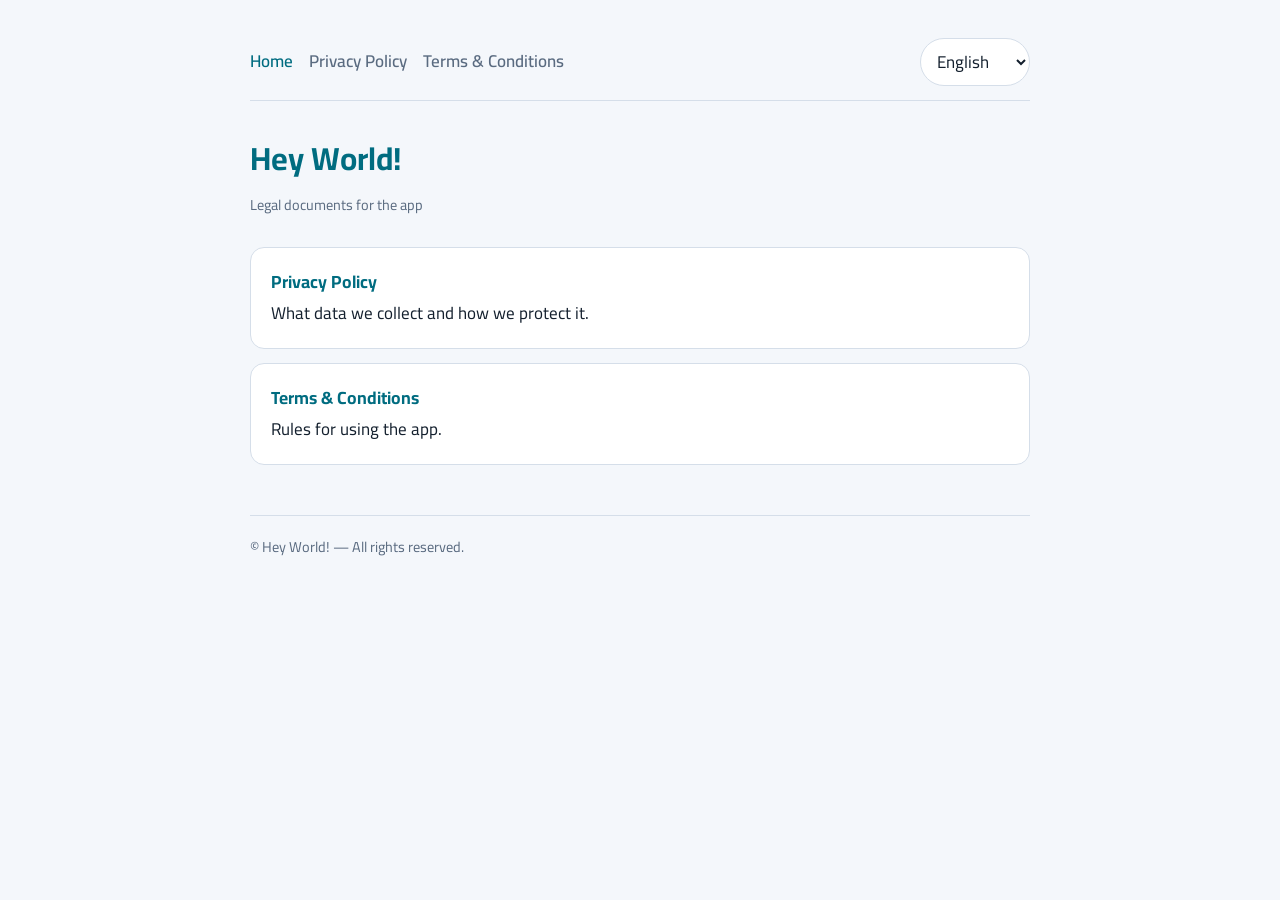
<file: index.html>
<!DOCTYPE html>
<html lang="ar" dir="rtl" data-lang="ar">
<head>
<meta charset="utf-8">
<meta name="viewport" content="width=device-width,initial-scale=1">
<title>Home | Hey World!</title>
<link rel="preconnect" href="https://fonts.googleapis.com">
<link href="https://fonts.googleapis.com/css2?family=Cairo:wght@400;600;700&display=swap" rel="stylesheet">
<link rel="stylesheet" href="style.css">
<script src="lang.js"></script>
</head>
<body><div class="wrap">
<header class="top">
<nav><a href="index.html" class="on"><span data-l="ar">الرئيسية</span><span data-l="en">Home</span><span data-l="ru">Главная</span><span data-l="ur">ہوم</span><span data-l="es">Inicio</span><span data-l="de">Startseite</span><span data-l="fr">Accueil</span><span data-l="tr">Ana Sayfa</span><span data-l="zh">首页</span><span data-l="hi">होम</span></a><a href="privacy.html" class=""><span data-l="ar">سياسة الخصوصية</span><span data-l="en">Privacy Policy</span><span data-l="ru">Политика конфиденциальности</span><span data-l="ur">پرائیویسی پالیسی</span><span data-l="es">Política de privacidad</span><span data-l="de">Datenschutzerklärung</span><span data-l="fr">Politique de confidentialité</span><span data-l="tr">Gizlilik Politikası</span><span data-l="zh">隐私政策</span><span data-l="hi">गोपनीयता नीति</span></a><a href="terms.html" class=""><span data-l="ar">الشروط والأحكام</span><span data-l="en">Terms &amp; Conditions</span><span data-l="ru">Условия использования</span><span data-l="ur">شرائط و ضوابط</span><span data-l="es">Términos y condiciones</span><span data-l="de">Nutzungsbedingungen</span><span data-l="fr">Conditions générales</span><span data-l="tr">Şartlar ve Koşullar</span><span data-l="zh">条款和条件</span><span data-l="hi">नियम और शर्तें</span></a></nav>
<div class="lang"><select id="langSel" aria-label="Language"><option value="ar">العربية</option><option value="en">English</option><option value="ru">Русский</option><option value="ur">اردو</option><option value="es">Español</option><option value="de">Deutsch</option><option value="fr">Français</option><option value="tr">Türkçe</option><option value="zh">中文</option><option value="hi">हिन्दी</option></select></div>
</header>
<section data-l="ar"><h1>Hey World!</h1><p class="date">المستندات القانونية للتطبيق</p><div class="cards">
<a href="privacy.html"><b>سياسة الخصوصية</b>ما نجمعه من بيانات وكيف نحميها.</a>
<a href="terms.html"><b>الشروط والأحكام</b>قواعد استخدام التطبيق.</a></div></section><section data-l="en"><h1>Hey World!</h1><p class="date">Legal documents for the app</p><div class="cards">
<a href="privacy.html"><b>Privacy Policy</b>What data we collect and how we protect it.</a>
<a href="terms.html"><b>Terms & Conditions</b>Rules for using the app.</a></div></section><section data-l="ru"><h1>Hey World!</h1><p class="date">Юридические документы приложения</p><div class="cards">
<a href="privacy.html"><b>Политика конфиденциальности</b>Какие данные мы собираем и как их защищаем.</a>
<a href="terms.html"><b>Условия использования</b>Правила использования приложения.</a></div></section><section data-l="ur"><h1>Hey World!</h1><p class="date">ایپ کی قانونی دستاویزات</p><div class="cards">
<a href="privacy.html"><b>پرائیویسی پالیسی</b>ہم کون سا ڈیٹا جمع کرتے ہیں اور اسے کیسے محفوظ رکھتے ہیں۔</a>
<a href="terms.html"><b>شرائط و ضوابط</b>ایپ کے استعمال کے اصول۔</a></div></section><section data-l="es"><h1>Hey World!</h1><p class="date">Documentos legales de la aplicación</p><div class="cards">
<a href="privacy.html"><b>Política de privacidad</b>Qué datos recopilamos y cómo los protegemos.</a>
<a href="terms.html"><b>Términos y condiciones</b>Normas de uso de la aplicación.</a></div></section><section data-l="de"><h1>Hey World!</h1><p class="date">Rechtliche Dokumente der App</p><div class="cards">
<a href="privacy.html"><b>Datenschutzerklärung</b>Welche Daten wir erheben und wie wir sie schützen.</a>
<a href="terms.html"><b>Nutzungsbedingungen</b>Regeln für die Nutzung der App.</a></div></section><section data-l="fr"><h1>Hey World!</h1><p class="date">Documents juridiques de l'application</p><div class="cards">
<a href="privacy.html"><b>Politique de confidentialité</b>Les données que nous collectons et comment nous les protégeons.</a>
<a href="terms.html"><b>Conditions générales</b>Règles d'utilisation de l'application.</a></div></section><section data-l="tr"><h1>Hey World!</h1><p class="date">Uygulamanın yasal belgeleri</p><div class="cards">
<a href="privacy.html"><b>Gizlilik Politikası</b>Hangi verileri topluyoruz ve nasıl koruyoruz.</a>
<a href="terms.html"><b>Şartlar ve Koşullar</b>Uygulamayı kullanma kuralları.</a></div></section><section data-l="zh"><h1>Hey World!</h1><p class="date">应用法律文件</p><div class="cards">
<a href="privacy.html"><b>隐私政策</b>我们收集哪些数据以及如何保护。</a>
<a href="terms.html"><b>条款和条件</b>应用使用规则。</a></div></section><section data-l="hi"><h1>Hey World!</h1><p class="date">ऐप के कानूनी दस्तावेज़</p><div class="cards">
<a href="privacy.html"><b>गोपनीयता नीति</b>हम कौन-सा डेटा एकत्र करते हैं और उसे कैसे सुरक्षित रखते हैं।</a>
<a href="terms.html"><b>नियम और शर्तें</b>ऐप के उपयोग के नियम।</a></div></section>
<footer><span data-l="ar">© Hey World! — جميع الحقوق محفوظة.</span><span data-l="en">© Hey World! — All rights reserved.</span><span data-l="ru">© Hey World! — Все права защищены.</span><span data-l="ur">© Hey World! — جملہ حقوق محفوظ ہیں۔</span><span data-l="es">© Hey World! — Todos los derechos reservados.</span><span data-l="de">© Hey World! — Alle Rechte vorbehalten.</span><span data-l="fr">© Hey World! — Tous droits réservés.</span><span data-l="tr">© Hey World! — Tüm hakları saklıdır.</span><span data-l="zh">© Hey World! — 保留所有权利。</span><span data-l="hi">© Hey World! — सर्वाधिकार सुरक्षित।</span></footer>
</div></body></html>
</file>
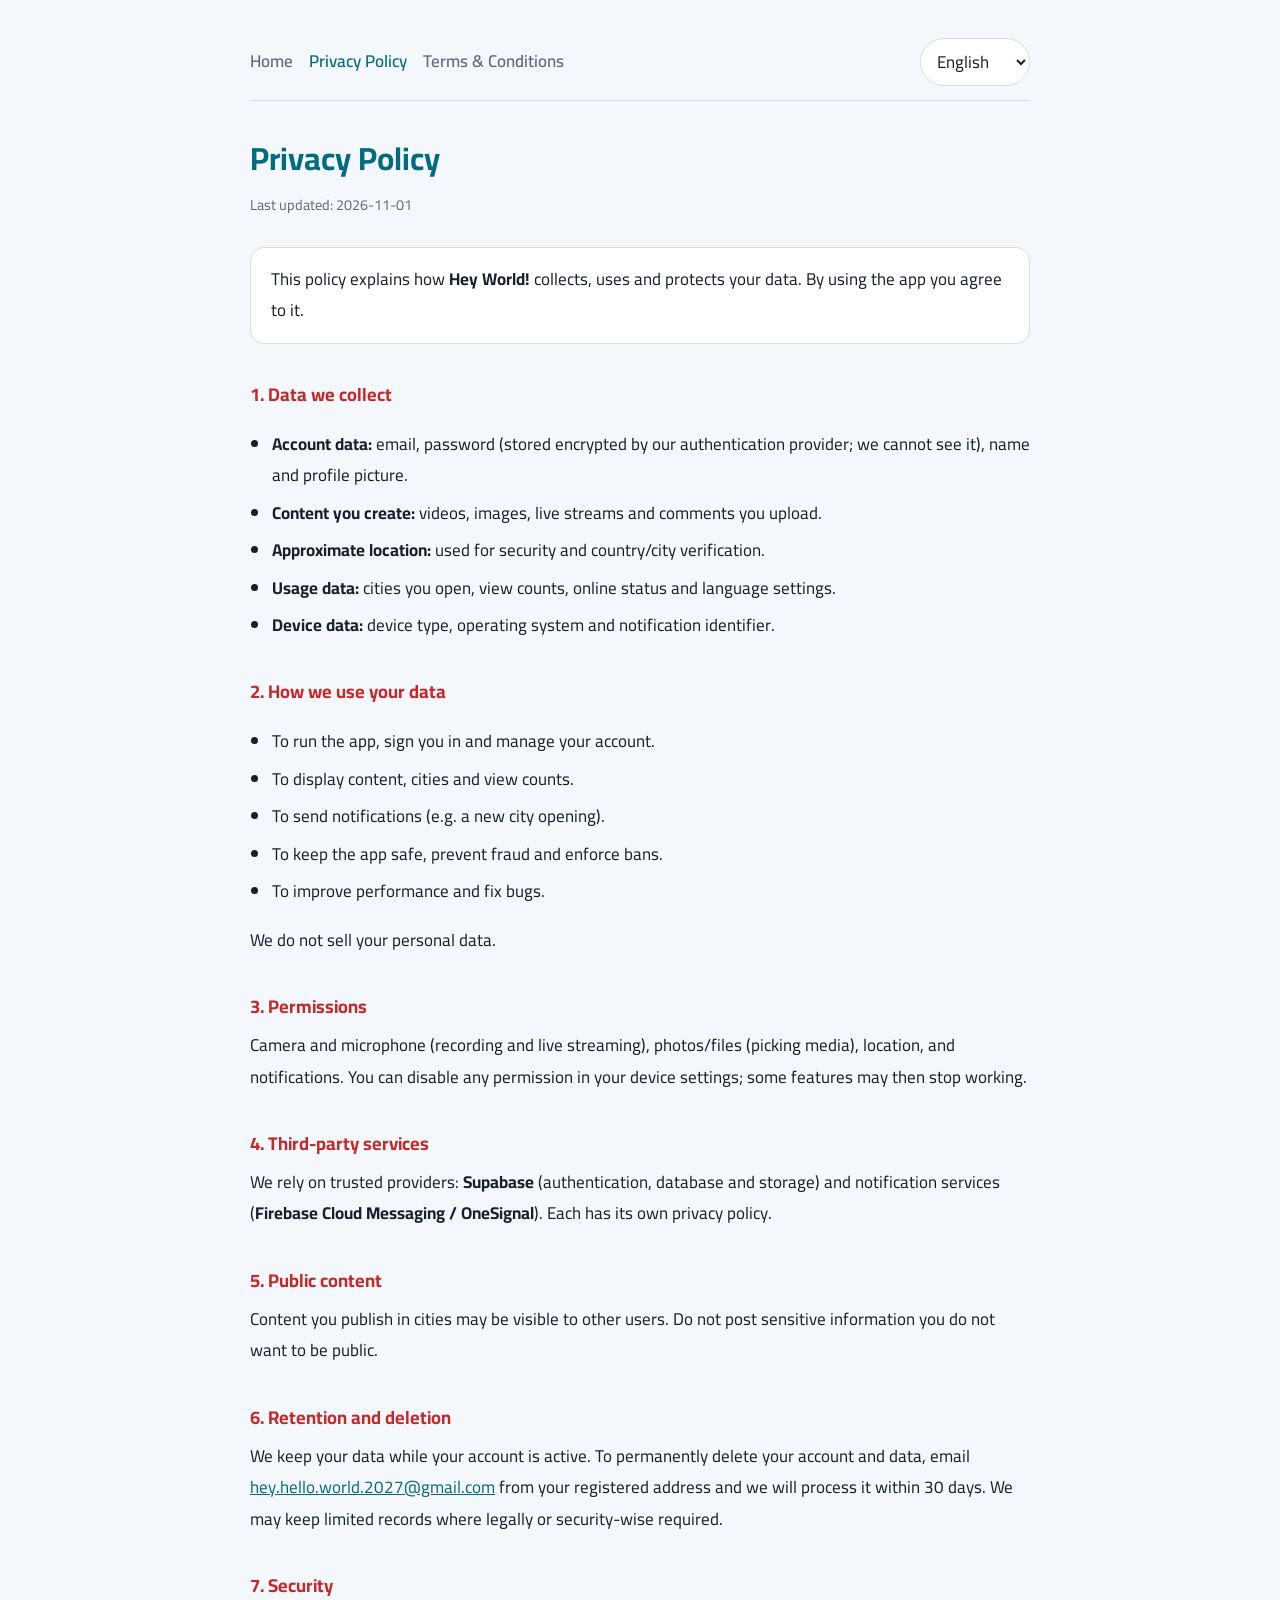
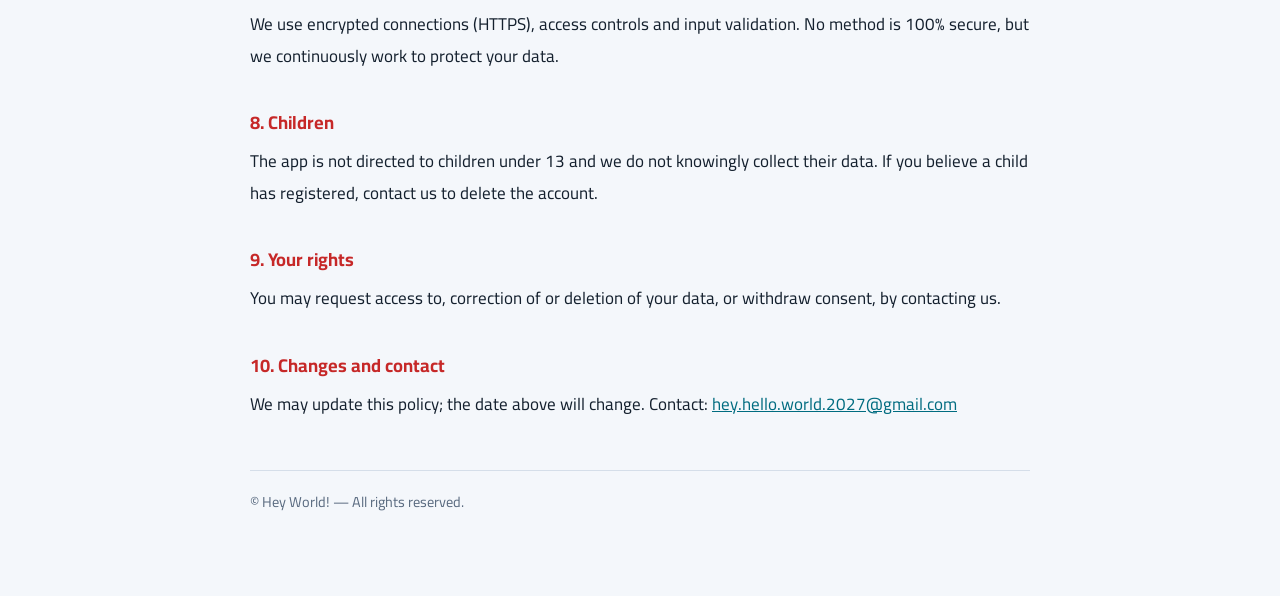
<file: privacy.html>
<!DOCTYPE html>
<html lang="ar" dir="rtl" data-lang="ar">
<head>
<meta charset="utf-8">
<meta name="viewport" content="width=device-width,initial-scale=1">
<title>Privacy Policy | Hey World!</title>
<link rel="preconnect" href="https://fonts.googleapis.com">
<link href="https://fonts.googleapis.com/css2?family=Cairo:wght@400;600;700&display=swap" rel="stylesheet">
<link rel="stylesheet" href="style.css">
<script src="lang.js"></script>
</head>
<body><div class="wrap">
<header class="top">
<nav><a href="index.html" class=""><span data-l="ar">الرئيسية</span><span data-l="en">Home</span><span data-l="ru">Главная</span><span data-l="ur">ہوم</span><span data-l="es">Inicio</span><span data-l="de">Startseite</span><span data-l="fr">Accueil</span><span data-l="tr">Ana Sayfa</span><span data-l="zh">首页</span><span data-l="hi">होम</span></a><a href="privacy.html" class="on"><span data-l="ar">سياسة الخصوصية</span><span data-l="en">Privacy Policy</span><span data-l="ru">Политика конфиденциальности</span><span data-l="ur">پرائیویسی پالیسی</span><span data-l="es">Política de privacidad</span><span data-l="de">Datenschutzerklärung</span><span data-l="fr">Politique de confidentialité</span><span data-l="tr">Gizlilik Politikası</span><span data-l="zh">隐私政策</span><span data-l="hi">गोपनीयता नीति</span></a><a href="terms.html" class=""><span data-l="ar">الشروط والأحكام</span><span data-l="en">Terms &amp; Conditions</span><span data-l="ru">Условия использования</span><span data-l="ur">شرائط و ضوابط</span><span data-l="es">Términos y condiciones</span><span data-l="de">Nutzungsbedingungen</span><span data-l="fr">Conditions générales</span><span data-l="tr">Şartlar ve Koşullar</span><span data-l="zh">条款和条件</span><span data-l="hi">नियम और शर्तें</span></a></nav>
<div class="lang"><select id="langSel" aria-label="Language"><option value="ar">العربية</option><option value="en">English</option><option value="ru">Русский</option><option value="ur">اردو</option><option value="es">Español</option><option value="de">Deutsch</option><option value="fr">Français</option><option value="tr">Türkçe</option><option value="zh">中文</option><option value="hi">हिन्दी</option></select></div>
</header>
<section data-l="ar"><h1>سياسة الخصوصية</h1><p class="date">آخر تحديث: 2026-11-01</p><div class="box">توضح هذه السياسة كيف يجمع تطبيق <b>Hey World!</b> بياناتك ويستخدمها ويحميها. باستخدامك التطبيق فإنك توافق على ما ورد هنا.</div><h2>1. البيانات التي نجمعها</h2><ul><li><b>بيانات الحساب:</b> البريد الإلكتروني، كلمة المرور (تُخزَّن مشفّرة لدى مزوّد المصادقة ولا نراها)، الاسم، والصورة الشخصية.</li><li><b>المحتوى الذي تنشئه:</b> الفيديوهات والصور والبثوث المباشرة والتعليقات التي ترفعها.</li><li><b>الموقع الجغرافي التقريبي:</b> لأغراض الأمان والتحقق من الدولة/المدينة.</li><li><b>بيانات الاستخدام:</b> المدن التي تدخل إليها، عدد المشاهدات، حالة الاتصال، وإعدادات اللغة.</li><li><b>بيانات الجهاز:</b> نوع الجهاز ونظام التشغيل ومعرّف الإشعارات.</li></ul><h2>2. كيف نستخدم بياناتك</h2><ul><li>تشغيل التطبيق وتسجيل الدخول وإدارة حسابك.</li><li>عرض المحتوى والمدن والمشاهدات.</li><li>إرسال الإشعارات (مثل فتح مدينة جديدة).</li><li>حماية التطبيق ومنع الاحتيال والمخالفات وتطبيق الحظر.</li><li>تحسين الأداء وإصلاح الأخطاء.</li></ul><p>لا نبيع بياناتك الشخصية لأي طرف.</p><h2>3. الأذونات التي يطلبها التطبيق</h2><p>الكاميرا والميكروفون (للتصوير والبث)، الصور/الملفات (لاختيار صورة أو فيديو)، الموقع، والإشعارات. يمكنك إيقاف أي إذن من إعدادات جهازك، وقد تتوقف بعض الميزات عندها.</p><h2>4. الخدمات الخارجية</h2><p>نستخدم مزوّدين موثوقين لتشغيل التطبيق: <b>Supabase</b> (المصادقة وقاعدة البيانات والتخزين)، وخدمات الإشعارات (<b>Firebase Cloud Messaging / OneSignal</b>). لكل منهم سياسة خصوصية خاصة به.</p><h2>5. المحتوى العام</h2><p>المحتوى الذي تنشره في المدن قد يراه مستخدمون آخرون. لا تنشر معلومات حساسة لا تريد أن تكون عامة.</p><h2>6. الاحتفاظ بالبيانات وحذفها</h2><p>نحتفظ ببياناتك ما دام حسابك نشطاً. لحذف حسابك وبياناتك نهائياً راسلنا على <a href="mailto:hey.hello.world.2027@gmail.com">hey.hello.world.2027@gmail.com</a> من البريد المسجَّل به، وسننفّذ الطلب خلال 30 يوماً. قد نحتفظ بسجلات محدودة عند الضرورة القانونية أو الأمنية.</p><h2>7. الأمان</h2><p>نستخدم اتصالات مشفّرة (HTTPS) وضوابط وصول وتنقية للمدخلات. لا توجد وسيلة آمنة 100% ولكننا نعمل باستمرار على حماية بياناتك.</p><h2>8. الأطفال</h2><p>التطبيق غير موجّه لمن هم دون 13 عاماً، ولا نجمع بياناتهم عن علم. إن اكتشفت أن طفلاً سجّل لدينا فراسلنا لحذف الحساب.</p><h2>9. حقوقك</h2><p>يحق لك طلب الاطلاع على بياناتك أو تصحيحها أو حذفها أو سحب موافقتك، عبر التواصل معنا.</p><h2>10. التغييرات والتواصل</h2><p>قد نحدّث هذه السياسة، وسيظهر تاريخ آخر تحديث أعلاه. للتواصل: <a href="mailto:hey.hello.world.2027@gmail.com">hey.hello.world.2027@gmail.com</a></p></section>
<section data-l="en"><h1>Privacy Policy</h1><p class="date">Last updated: 2026-11-01</p><div class="box">This policy explains how <b>Hey World!</b> collects, uses and protects your data. By using the app you agree to it.</div><h2>1. Data we collect</h2><ul><li><b>Account data:</b> email, password (stored encrypted by our authentication provider; we cannot see it), name and profile picture.</li><li><b>Content you create:</b> videos, images, live streams and comments you upload.</li><li><b>Approximate location:</b> used for security and country/city verification.</li><li><b>Usage data:</b> cities you open, view counts, online status and language settings.</li><li><b>Device data:</b> device type, operating system and notification identifier.</li></ul><h2>2. How we use your data</h2><ul><li>To run the app, sign you in and manage your account.</li><li>To display content, cities and view counts.</li><li>To send notifications (e.g. a new city opening).</li><li>To keep the app safe, prevent fraud and enforce bans.</li><li>To improve performance and fix bugs.</li></ul><p>We do not sell your personal data.</p><h2>3. Permissions</h2><p>Camera and microphone (recording and live streaming), photos/files (picking media), location, and notifications. You can disable any permission in your device settings; some features may then stop working.</p><h2>4. Third-party services</h2><p>We rely on trusted providers: <b>Supabase</b> (authentication, database and storage) and notification services (<b>Firebase Cloud Messaging / OneSignal</b>). Each has its own privacy policy.</p><h2>5. Public content</h2><p>Content you publish in cities may be visible to other users. Do not post sensitive information you do not want to be public.</p><h2>6. Retention and deletion</h2><p>We keep your data while your account is active. To permanently delete your account and data, email <a href="mailto:hey.hello.world.2027@gmail.com">hey.hello.world.2027@gmail.com</a> from your registered address and we will process it within 30 days. We may keep limited records where legally or security-wise required.</p><h2>7. Security</h2><p>We use encrypted connections (HTTPS), access controls and input validation. No method is 100% secure, but we continuously work to protect your data.</p><h2>8. Children</h2><p>The app is not directed to children under 13 and we do not knowingly collect their data. If you believe a child has registered, contact us to delete the account.</p><h2>9. Your rights</h2><p>You may request access to, correction of or deletion of your data, or withdraw consent, by contacting us.</p><h2>10. Changes and contact</h2><p>We may update this policy; the date above will change. Contact: <a href="mailto:hey.hello.world.2027@gmail.com">hey.hello.world.2027@gmail.com</a></p></section>
<section data-l="ru"><h1>Политика конфиденциальности</h1><p class="date">Последнее обновление: 2026-11-01</p><div class="box">Эта политика объясняет, как <b>Hey World!</b> собирает, использует и защищает ваши данные. Используя приложение, вы соглашаетесь с ней.</div><h2>1. Какие данные мы собираем</h2><ul><li><b>Данные аккаунта:</b> эл. почта, пароль (хранится в зашифрованном виде у провайдера аутентификации, мы его не видим), имя и фото профиля.</li><li><b>Ваш контент:</b> видео, изображения, прямые эфиры и комментарии, которые вы загружаете.</li><li><b>Примерное местоположение:</b> для безопасности и проверки страны/города.</li><li><b>Данные об использовании:</b> открытые города, количество просмотров, статус «онлайн», настройки языка.</li><li><b>Данные устройства:</b> тип устройства, ОС и идентификатор уведомлений.</li></ul><h2>2. Как мы используем данные</h2><ul><li>Для работы приложения, входа и управления аккаунтом.</li><li>Для показа контента, городов и просмотров.</li><li>Для отправки уведомлений (например, об открытии нового города).</li><li>Для защиты приложения, предотвращения мошенничества и применения блокировок.</li><li>Для улучшения работы и исправления ошибок.</li></ul><p>Мы не продаём ваши персональные данные.</p><h2>3. Разрешения</h2><p>Камера и микрофон (запись и эфиры), фото/файлы (выбор медиа), местоположение и уведомления. Любое разрешение можно отключить в настройках устройства; некоторые функции тогда перестанут работать.</p><h2>4. Сторонние сервисы</h2><p>Мы используем надёжных провайдеров: <b>Supabase</b> (аутентификация, база данных и хранилище) и сервисы уведомлений (<b>Firebase Cloud Messaging / OneSignal</b>). У каждого своя политика конфиденциальности.</p><h2>5. Публичный контент</h2><p>Контент, опубликованный в городах, могут видеть другие пользователи. Не публикуйте конфиденциальную информацию.</p><h2>6. Хранение и удаление</h2><p>Мы храним данные, пока ваш аккаунт активен. Чтобы навсегда удалить аккаунт и данные, напишите на <a href="mailto:hey.hello.world.2027@gmail.com">hey.hello.world.2027@gmail.com</a> с зарегистрированного адреса — мы обработаем запрос в течение 30 дней. Ограниченные записи могут храниться по юридическим причинам или из соображений безопасности.</p><h2>7. Безопасность</h2><p>Мы используем шифрованные соединения (HTTPS), контроль доступа и проверку вводимых данных. Абсолютной безопасности не существует, но мы постоянно работаем над защитой ваших данных.</p><h2>8. Дети</h2><p>Приложение не предназначено для детей младше 13 лет, и мы сознательно не собираем их данные. Если вы считаете, что ребёнок зарегистрировался, свяжитесь с нами для удаления аккаунта.</p><h2>9. Ваши права</h2><p>Вы можете запросить доступ к своим данным, их исправление или удаление либо отозвать согласие, связавшись с нами.</p><h2>10. Изменения и контакты</h2><p>Мы можем обновлять эту политику; дата выше изменится. Контакты: <a href="mailto:hey.hello.world.2027@gmail.com">hey.hello.world.2027@gmail.com</a></p></section>
<section data-l="ur"><h1>پرائیویسی پالیسی</h1><p class="date">آخری اپ ڈیٹ: 2026-11-01</p><div class="box">یہ پالیسی بتاتی ہے کہ <b>Hey World!</b> آپ کا ڈیٹا کیسے جمع، استعمال اور محفوظ کرتی ہے۔ ایپ استعمال کرنے سے آپ اس سے اتفاق کرتے ہیں۔</div><h2>1. ہم کون سا ڈیٹا جمع کرتے ہیں</h2><ul><li><b>اکاؤنٹ ڈیٹا:</b> ای میل، پاس ورڈ (تصدیقی فراہم کنندہ کے پاس خفیہ شکل میں محفوظ، ہم اسے نہیں دیکھ سکتے)، نام اور پروفائل تصویر۔</li><li><b>آپ کا مواد:</b> ویڈیوز، تصاویر، لائیو سٹریمز اور تبصرے جو آپ اپ لوڈ کرتے ہیں۔</li><li><b>تقریبی مقام:</b> سیکیورٹی اور ملک/شہر کی تصدیق کے لیے۔</li><li><b>استعمال کا ڈیٹا:</b> آپ کے کھولے ہوئے شہر، ویوز کی تعداد، آن لائن حالت اور زبان کی ترتیبات۔</li><li><b>ڈیوائس ڈیٹا:</b> ڈیوائس کی قسم، آپریٹنگ سسٹم اور نوٹیفکیشن شناخت۔</li></ul><h2>2. ہم ڈیٹا کیسے استعمال کرتے ہیں</h2><ul><li>ایپ چلانے، لاگ ان کرنے اور آپ کا اکاؤنٹ سنبھالنے کے لیے۔</li><li>مواد، شہر اور ویوز دکھانے کے لیے۔</li><li>نوٹیفکیشن بھیجنے کے لیے (مثلاً نیا شہر کھلنا)۔</li><li>ایپ کو محفوظ رکھنے، دھوکہ دہی روکنے اور پابندیاں نافذ کرنے کے لیے۔</li><li>کارکردگی بہتر بنانے اور خرابیاں دور کرنے کے لیے۔</li></ul><p>ہم آپ کا ذاتی ڈیٹا فروخت نہیں کرتے۔</p><h2>3. اجازتیں</h2><p>کیمرا اور مائیک (ریکارڈنگ اور لائیو)، تصاویر/فائلیں (میڈیا منتخب کرنا)، مقام اور نوٹیفکیشن۔ آپ ڈیوائس سیٹنگز میں کوئی بھی اجازت بند کر سکتے ہیں، تب کچھ فیچرز کام نہیں کریں گے۔</p><h2>4. تیسرے فریق کی خدمات</h2><p>ہم قابلِ اعتماد فراہم کنندگان استعمال کرتے ہیں: <b>Supabase</b> (تصدیق، ڈیٹا بیس اور اسٹوریج) اور نوٹیفکیشن سروسز (<b>Firebase Cloud Messaging / OneSignal</b>)۔ ہر ایک کی اپنی پرائیویسی پالیسی ہے۔</p><h2>5. عوامی مواد</h2><p>شہروں میں آپ کا شائع کردہ مواد دیگر صارفین دیکھ سکتے ہیں۔ ایسی حساس معلومات شائع نہ کریں جو آپ عوامی نہیں کرنا چاہتے۔</p><h2>6. ڈیٹا کی برقراری اور حذف</h2><p>جب تک آپ کا اکاؤنٹ فعال ہے ہم آپ کا ڈیٹا رکھتے ہیں۔ اکاؤنٹ اور ڈیٹا مستقل حذف کرنے کے لیے اپنے رجسٹرڈ ای میل سے <a href="mailto:hey.hello.world.2027@gmail.com">hey.hello.world.2027@gmail.com</a> پر لکھیں؛ ہم 30 دنوں میں عمل کریں گے۔ قانونی یا حفاظتی ضرورت پر محدود ریکارڈ رکھا جا سکتا ہے۔</p><h2>7. سیکیورٹی</h2><p>ہم خفیہ کنکشن (HTTPS)، رسائی کے کنٹرول اور ان پٹ کی جانچ استعمال کرتے ہیں۔ کوئی طریقہ 100% محفوظ نہیں، لیکن ہم آپ کے ڈیٹا کے تحفظ کے لیے مسلسل کام کرتے ہیں۔</p><h2>8. بچے</h2><p>ایپ 13 سال سے کم عمر بچوں کے لیے نہیں ہے اور ہم جان بوجھ کر ان کا ڈیٹا جمع نہیں کرتے۔ اگر آپ کو لگے کہ کسی بچے نے رجسٹر کیا ہے تو اکاؤنٹ حذف کرنے کے لیے ہم سے رابطہ کریں۔</p><h2>9. آپ کے حقوق</h2><p>آپ ہم سے رابطہ کر کے اپنے ڈیٹا تک رسائی، درستی یا حذف کی درخواست کر سکتے ہیں یا رضامندی واپس لے سکتے ہیں۔</p><h2>10. تبدیلیاں اور رابطہ</h2><p>ہم اس پالیسی کو اپ ڈیٹ کر سکتے ہیں؛ اوپر کی تاریخ بدل جائے گی۔ رابطہ: <a href="mailto:hey.hello.world.2027@gmail.com">hey.hello.world.2027@gmail.com</a></p></section>
<section data-l="es"><h1>Política de privacidad</h1><p class="date">Última actualización: 2026-11-01</p><div class="box">Esta política explica cómo <b>Hey World!</b> recopila, usa y protege tus datos. Al usar la aplicación, la aceptas.</div><h2>1. Datos que recopilamos</h2><ul><li><b>Datos de la cuenta:</b> correo electrónico, contraseña (almacenada cifrada por nuestro proveedor de autenticación; no podemos verla), nombre y foto de perfil.</li><li><b>Contenido que creas:</b> vídeos, imágenes, transmisiones en directo y comentarios que subes.</li><li><b>Ubicación aproximada:</b> para seguridad y verificación de país/ciudad.</li><li><b>Datos de uso:</b> ciudades que abres, número de visualizaciones, estado en línea y ajustes de idioma.</li><li><b>Datos del dispositivo:</b> tipo de dispositivo, sistema operativo e identificador de notificaciones.</li></ul><h2>2. Cómo usamos tus datos</h2><ul><li>Para operar la aplicación, iniciar sesión y gestionar tu cuenta.</li><li>Para mostrar contenido, ciudades y visualizaciones.</li><li>Para enviar notificaciones (por ejemplo, la apertura de una ciudad).</li><li>Para mantener la seguridad, prevenir fraudes y aplicar bloqueos.</li><li>Para mejorar el rendimiento y corregir errores.</li></ul><p>No vendemos tus datos personales.</p><h2>3. Permisos</h2><p>Cámara y micrófono (grabación y directos), fotos/archivos (elegir medios), ubicación y notificaciones. Puedes desactivar cualquier permiso en los ajustes de tu dispositivo; algunas funciones dejarán de funcionar.</p><h2>4. Servicios de terceros</h2><p>Usamos proveedores de confianza: <b>Supabase</b> (autenticación, base de datos y almacenamiento) y servicios de notificaciones (<b>Firebase Cloud Messaging / OneSignal</b>). Cada uno tiene su propia política de privacidad.</p><h2>5. Contenido público</h2><p>El contenido que publiques en las ciudades puede ser visible para otros usuarios. No publiques información sensible que no quieras hacer pública.</p><h2>6. Conservación y eliminación</h2><p>Conservamos tus datos mientras tu cuenta esté activa. Para eliminar tu cuenta y tus datos de forma permanente, escribe a <a href="mailto:hey.hello.world.2027@gmail.com">hey.hello.world.2027@gmail.com</a> desde tu correo registrado y lo procesaremos en un plazo de 30 días. Podemos conservar registros limitados por motivos legales o de seguridad.</p><h2>7. Seguridad</h2><p>Usamos conexiones cifradas (HTTPS), controles de acceso y validación de entradas. Ningún método es 100 % seguro, pero trabajamos constantemente para proteger tus datos.</p><h2>8. Menores</h2><p>La aplicación no está dirigida a menores de 13 años y no recopilamos sus datos a sabiendas. Si crees que un menor se ha registrado, contáctanos para eliminar la cuenta.</p><h2>9. Tus derechos</h2><p>Puedes solicitar el acceso, la corrección o la eliminación de tus datos, o retirar tu consentimiento, contactándonos.</p><h2>10. Cambios y contacto</h2><p>Podemos actualizar esta política; la fecha de arriba cambiará. Contacto: <a href="mailto:hey.hello.world.2027@gmail.com">hey.hello.world.2027@gmail.com</a></p></section>
<section data-l="de"><h1>Datenschutzerklärung</h1><p class="date">Zuletzt aktualisiert: 2026-11-01</p><div class="box">Diese Erklärung beschreibt, wie <b>Hey World!</b> Ihre Daten erhebt, verwendet und schützt. Mit der Nutzung der App stimmen Sie ihr zu.</div><h2>1. Daten, die wir erheben</h2><ul><li><b>Kontodaten:</b> E-Mail, Passwort (verschlüsselt beim Authentifizierungsanbieter gespeichert; wir können es nicht einsehen), Name und Profilbild.</li><li><b>Von Ihnen erstellte Inhalte:</b> hochgeladene Videos, Bilder, Livestreams und Kommentare.</li><li><b>Ungefährer Standort:</b> für Sicherheit und die Überprüfung von Land/Stadt.</li><li><b>Nutzungsdaten:</b> geöffnete Städte, Aufrufzahlen, Online-Status und Spracheinstellungen.</li><li><b>Gerätedaten:</b> Gerätetyp, Betriebssystem und Benachrichtigungs-ID.</li></ul><h2>2. Wie wir Ihre Daten verwenden</h2><ul><li>Zum Betrieb der App, zur Anmeldung und Kontoverwaltung.</li><li>Zur Anzeige von Inhalten, Städten und Aufrufen.</li><li>Zum Senden von Benachrichtigungen (z. B. Öffnung einer neuen Stadt).</li><li>Zum Schutz der App, zur Betrugsprävention und Durchsetzung von Sperren.</li><li>Zur Leistungsverbesserung und Fehlerbehebung.</li></ul><p>Wir verkaufen Ihre personenbezogenen Daten nicht.</p><h2>3. Berechtigungen</h2><p>Kamera und Mikrofon (Aufnahme und Livestreams), Fotos/Dateien (Medienauswahl), Standort und Benachrichtigungen. Sie können jede Berechtigung in den Geräteeinstellungen deaktivieren; einige Funktionen funktionieren dann nicht mehr.</p><h2>4. Drittanbieter</h2><p>Wir nutzen vertrauenswürdige Anbieter: <b>Supabase</b> (Authentifizierung, Datenbank und Speicher) und Benachrichtigungsdienste (<b>Firebase Cloud Messaging / OneSignal</b>). Jeder hat eine eigene Datenschutzerklärung.</p><h2>5. Öffentliche Inhalte</h2><p>In Städten veröffentlichte Inhalte können für andere Nutzer sichtbar sein. Veröffentlichen Sie keine sensiblen Informationen, die nicht öffentlich sein sollen.</p><h2>6. Speicherung und Löschung</h2><p>Wir speichern Ihre Daten, solange Ihr Konto aktiv ist. Um Konto und Daten dauerhaft zu löschen, schreiben Sie von Ihrer registrierten Adresse an <a href="mailto:hey.hello.world.2027@gmail.com">hey.hello.world.2027@gmail.com</a>; wir bearbeiten die Anfrage innerhalb von 30 Tagen. Aus rechtlichen oder Sicherheitsgründen können begrenzte Aufzeichnungen verbleiben.</p><h2>7. Sicherheit</h2><p>Wir verwenden verschlüsselte Verbindungen (HTTPS), Zugriffskontrollen und Eingabeprüfung. Keine Methode ist zu 100 % sicher, aber wir arbeiten ständig am Schutz Ihrer Daten.</p><h2>8. Kinder</h2><p>Die App richtet sich nicht an Kinder unter 13 Jahren, und wir erheben wissentlich keine Daten von ihnen. Wenn Sie glauben, dass sich ein Kind registriert hat, kontaktieren Sie uns zur Löschung des Kontos.</p><h2>9. Ihre Rechte</h2><p>Sie können Auskunft, Berichtigung oder Löschung Ihrer Daten verlangen oder Ihre Einwilligung widerrufen, indem Sie uns kontaktieren.</p><h2>10. Änderungen und Kontakt</h2><p>Wir können diese Erklärung aktualisieren; das Datum oben ändert sich dann. Kontakt: <a href="mailto:hey.hello.world.2027@gmail.com">hey.hello.world.2027@gmail.com</a></p></section>
<section data-l="fr"><h1>Politique de confidentialité</h1><p class="date">Dernière mise à jour: 2026-11-01</p><div class="box">Cette politique explique comment <b>Hey World!</b> collecte, utilise et protège vos données. En utilisant l'application, vous l'acceptez.</div><h2>1. Données collectées</h2><ul><li><b>Données du compte :</b> e-mail, mot de passe (stocké chiffré chez notre fournisseur d'authentification ; nous ne pouvons pas le voir), nom et photo de profil.</li><li><b>Contenu que vous créez :</b> vidéos, images, directs et commentaires que vous publiez.</li><li><b>Position approximative :</b> pour la sécurité et la vérification du pays/de la ville.</li><li><b>Données d'utilisation :</b> villes ouvertes, nombre de vues, statut en ligne et paramètres de langue.</li><li><b>Données de l'appareil :</b> type d'appareil, système d'exploitation et identifiant de notification.</li></ul><h2>2. Utilisation de vos données</h2><ul><li>Faire fonctionner l'application, vous connecter et gérer votre compte.</li><li>Afficher le contenu, les villes et les vues.</li><li>Envoyer des notifications (par ex. l'ouverture d'une nouvelle ville).</li><li>Protéger l'application, prévenir la fraude et appliquer les bannissements.</li><li>Améliorer les performances et corriger les bogues.</li></ul><p>Nous ne vendons pas vos données personnelles.</p><h2>3. Autorisations</h2><p>Caméra et micro (enregistrement et directs), photos/fichiers (choix de médias), position et notifications. Vous pouvez désactiver toute autorisation dans les réglages de votre appareil ; certaines fonctions cesseront alors de marcher.</p><h2>4. Services tiers</h2><p>Nous faisons appel à des prestataires fiables : <b>Supabase</b> (authentification, base de données et stockage) et des services de notification (<b>Firebase Cloud Messaging / OneSignal</b>). Chacun a sa propre politique de confidentialité.</p><h2>5. Contenu public</h2><p>Le contenu que vous publiez dans les villes peut être visible par d'autres utilisateurs. Ne publiez pas d'informations sensibles que vous ne souhaitez pas rendre publiques.</p><h2>6. Conservation et suppression</h2><p>Nous conservons vos données tant que votre compte est actif. Pour supprimer définitivement votre compte et vos données, écrivez à <a href="mailto:hey.hello.world.2027@gmail.com">hey.hello.world.2027@gmail.com</a> depuis votre adresse enregistrée ; nous traiterons la demande sous 30 jours. Des enregistrements limités peuvent être conservés pour des raisons légales ou de sécurité.</p><h2>7. Sécurité</h2><p>Nous utilisons des connexions chiffrées (HTTPS), des contrôles d'accès et la validation des saisies. Aucune méthode n'est sûre à 100 %, mais nous œuvrons en permanence à protéger vos données.</p><h2>8. Enfants</h2><p>L'application ne s'adresse pas aux enfants de moins de 13 ans et nous ne collectons pas sciemment leurs données. Si vous pensez qu'un enfant s'est inscrit, contactez-nous pour supprimer le compte.</p><h2>9. Vos droits</h2><p>Vous pouvez demander l'accès, la rectification ou la suppression de vos données, ou retirer votre consentement, en nous contactant.</p><h2>10. Modifications et contact</h2><p>Nous pouvons mettre à jour cette politique ; la date ci-dessus changera. Contact : <a href="mailto:hey.hello.world.2027@gmail.com">hey.hello.world.2027@gmail.com</a></p></section>
<section data-l="tr"><h1>Gizlilik Politikası</h1><p class="date">Son güncelleme: 2026-11-01</p><div class="box">Bu politika, <b>Hey World!</b> uygulamasının verilerinizi nasıl topladığını, kullandığını ve koruduğunu açıklar. Uygulamayı kullanarak bunu kabul etmiş olursunuz.</div><h2>1. Topladığımız veriler</h2><ul><li><b>Hesap verileri:</b> e-posta, şifre (kimlik doğrulama sağlayıcımızda şifrelenmiş saklanır; göremeyiz), ad ve profil fotoğrafı.</li><li><b>Oluşturduğunuz içerik:</b> yüklediğiniz videolar, görseller, canlı yayınlar ve yorumlar.</li><li><b>Yaklaşık konum:</b> güvenlik ile ülke/şehir doğrulaması için.</li><li><b>Kullanım verileri:</b> açtığınız şehirler, görüntülenme sayıları, çevrimiçi durum ve dil ayarları.</li><li><b>Cihaz verileri:</b> cihaz türü, işletim sistemi ve bildirim kimliği.</li></ul><h2>2. Verilerinizi nasıl kullanıyoruz</h2><ul><li>Uygulamayı çalıştırmak, giriş yapmanızı sağlamak ve hesabınızı yönetmek.</li><li>İçerik, şehirler ve görüntülenmeleri göstermek.</li><li>Bildirim göndermek (örneğin yeni bir şehrin açılması).</li><li>Uygulamayı korumak, dolandırıcılığı önlemek ve yasakları uygulamak.</li><li>Performansı iyileştirmek ve hataları gidermek.</li></ul><p>Kişisel verilerinizi satmıyoruz.</p><h2>3. İzinler</h2><p>Kamera ve mikrofon (kayıt ve canlı yayın), fotoğraf/dosyalar (medya seçimi), konum ve bildirimler. Herhangi bir izni cihaz ayarlarınızdan kapatabilirsiniz; bazı özellikler çalışmayabilir.</p><h2>4. Üçüncü taraf hizmetler</h2><p>Güvenilir sağlayıcılar kullanıyoruz: <b>Supabase</b> (kimlik doğrulama, veritabanı ve depolama) ve bildirim hizmetleri (<b>Firebase Cloud Messaging / OneSignal</b>). Her birinin kendi gizlilik politikası vardır.</p><h2>5. Herkese açık içerik</h2><p>Şehirlerde yayınladığınız içerik diğer kullanıcılar tarafından görülebilir. Herkese açık olmasını istemediğiniz hassas bilgileri paylaşmayın.</p><h2>6. Saklama ve silme</h2><p>Hesabınız etkin olduğu sürece verilerinizi saklarız. Hesabınızı ve verilerinizi kalıcı olarak silmek için kayıtlı adresinizden <a href="mailto:hey.hello.world.2027@gmail.com">hey.hello.world.2027@gmail.com</a> adresine yazın; talebi 30 gün içinde işleriz. Yasal veya güvenlik gereği sınırlı kayıtlar tutulabilir.</p><h2>7. Güvenlik</h2><p>Şifreli bağlantılar (HTTPS), erişim kontrolleri ve girdi doğrulaması kullanırız. Hiçbir yöntem %100 güvenli değildir, ancak verilerinizi korumak için sürekli çalışırız.</p><h2>8. Çocuklar</h2><p>Uygulama 13 yaşın altındaki çocuklara yönelik değildir ve onların verilerini bilerek toplamayız. Bir çocuğun kaydolduğunu düşünüyorsanız hesabı silmek için bizimle iletişime geçin.</p><h2>9. Haklarınız</h2><p>Bizimle iletişime geçerek verilerinize erişim, düzeltme veya silme talep edebilir ya da onayınızı geri çekebilirsiniz.</p><h2>10. Değişiklikler ve iletişim</h2><p>Bu politikayı güncelleyebiliriz; yukarıdaki tarih değişir. İletişim: <a href="mailto:hey.hello.world.2027@gmail.com">hey.hello.world.2027@gmail.com</a></p></section>
<section data-l="zh"><h1>隐私政策</h1><p class="date">最后更新: 2026-11-01</p><div class="box">本政策说明 <b>Hey World!</b> 如何收集、使用和保护您的数据。使用本应用即表示您同意本政策。</div><h2>1. 我们收集的数据</h2><ul><li><b>账号数据：</b>电子邮件、密码（由身份验证服务商加密存储，我们无法查看）、姓名和头像。</li><li><b>您创建的内容：</b>您上传的视频、图片、直播和评论。</li><li><b>大致位置：</b>用于安全以及国家/城市验证。</li><li><b>使用数据：</b>您打开的城市、观看次数、在线状态和语言设置。</li><li><b>设备数据：</b>设备类型、操作系统和通知标识符。</li></ul><h2>2. 我们如何使用您的数据</h2><ul><li>运行应用、登录并管理您的账号。</li><li>展示内容、城市和观看次数。</li><li>发送通知（例如新城市开放）。</li><li>保护应用安全、防止欺诈并执行封禁。</li><li>提升性能并修复错误。</li></ul><p>我们不会出售您的个人数据。</p><h2>3. 权限</h2><p>相机和麦克风（录制和直播）、照片/文件（选择媒体）、位置和通知。您可以在设备设置中关闭任何权限，部分功能可能因此无法使用。</p><h2>4. 第三方服务</h2><p>我们使用可信赖的服务商：<b>Supabase</b>（身份验证、数据库和存储）以及通知服务（<b>Firebase Cloud Messaging / OneSignal</b>）。各服务商均有自己的隐私政策。</p><h2>5. 公开内容</h2><p>您在城市中发布的内容可能被其他用户看到。请勿发布您不希望公开的敏感信息。</p><h2>6. 数据保留与删除</h2><p>账号有效期间我们会保留您的数据。如需永久删除账号和数据，请使用注册邮箱发送邮件至 <a href="mailto:hey.hello.world.2027@gmail.com">hey.hello.world.2027@gmail.com</a>，我们将在 30 天内处理。出于法律或安全需要，我们可能保留有限的记录。</p><h2>7. 安全</h2><p>我们使用加密连接（HTTPS）、访问控制和输入验证。没有任何方法能做到 100% 安全，但我们会持续努力保护您的数据。</p><h2>8. 儿童</h2><p>本应用不面向 13 岁以下儿童，我们不会故意收集其数据。如果您认为有儿童注册，请联系我们删除账号。</p><h2>9. 您的权利</h2><p>您可以联系我们，要求访问、更正或删除您的数据，或撤回同意。</p><h2>10. 变更与联系</h2><p>我们可能更新本政策，上方日期将随之变化。联系方式：<a href="mailto:hey.hello.world.2027@gmail.com">hey.hello.world.2027@gmail.com</a></p></section>
<section data-l="hi"><h1>गोपनीयता नीति</h1><p class="date">अंतिम अपडेट: 2026-11-01</p><div class="box"><b>Hey World!</b> आपका डेटा कैसे एकत्र, उपयोग और सुरक्षित करता है। ऐप का उपयोग करके आप इससे सहमत होते हैं।</div><h2>1. हम कौन-सा डेटा एकत्र करते हैं</h2><ul><li><b>खाता डेटा:</b> ईमेल, पासवर्ड (प्रमाणीकरण प्रदाता के पास एन्क्रिप्टेड रूप में सहेजा जाता है; हम इसे नहीं देख सकते), नाम और प्रोफ़ाइल फ़ोटो।</li><li><b>आपका बनाया सामग्री:</b> आपके अपलोड किए वीडियो, चित्र, लाइव स्ट्रीम और टिप्पणियाँ।</li><li><b>अनुमानित स्थान:</b> सुरक्षा और देश/शहर के सत्यापन के लिए।</li><li><b>उपयोग डेटा:</b> आपके खोले गए शहर, व्यू की संख्या, ऑनलाइन स्थिति और भाषा सेटिंग।</li><li><b>डिवाइस डेटा:</b> डिवाइस का प्रकार, ऑपरेटिंग सिस्टम और नोटिफ़िकेशन पहचानकर्ता।</li></ul><h2>2. हम आपके डेटा का उपयोग कैसे करते हैं</h2><ul><li>ऐप चलाने, लॉग इन कराने और आपका खाता प्रबंधित करने के लिए।</li><li>सामग्री, शहर और व्यू दिखाने के लिए।</li><li>नोटिफ़िकेशन भेजने के लिए (जैसे नया शहर खुलना)।</li><li>ऐप को सुरक्षित रखने, धोखाधड़ी रोकने और प्रतिबंध लागू करने के लिए।</li><li>प्रदर्शन सुधारने और त्रुटियाँ ठीक करने के लिए।</li></ul><p>हम आपका व्यक्तिगत डेटा नहीं बेचते।</p><h2>3. अनुमतियाँ</h2><p>कैमरा और माइक्रोफ़ोन (रिकॉर्डिंग और लाइव), फ़ोटो/फ़ाइलें (मीडिया चुनना), स्थान और नोटिफ़िकेशन। आप डिवाइस सेटिंग में कोई भी अनुमति बंद कर सकते हैं; तब कुछ सुविधाएँ काम नहीं करेंगी।</p><h2>4. तृतीय-पक्ष सेवाएँ</h2><p>हम भरोसेमंद प्रदाताओं का उपयोग करते हैं: <b>Supabase</b> (प्रमाणीकरण, डेटाबेस और स्टोरेज) और नोटिफ़िकेशन सेवाएँ (<b>Firebase Cloud Messaging / OneSignal</b>)। प्रत्येक की अपनी गोपनीयता नीति है।</p><h2>5. सार्वजनिक सामग्री</h2><p>शहरों में आपकी प्रकाशित सामग्री अन्य उपयोगकर्ता देख सकते हैं। ऐसी संवेदनशील जानकारी प्रकाशित न करें जिसे आप सार्वजनिक नहीं करना चाहते।</p><h2>6. डेटा रखना और हटाना</h2><p>जब तक आपका खाता सक्रिय है, हम आपका डेटा रखते हैं। खाता और डेटा स्थायी रूप से हटाने के लिए अपने पंजीकृत ईमेल से <a href="mailto:hey.hello.world.2027@gmail.com">hey.hello.world.2027@gmail.com</a> पर लिखें; हम 30 दिनों में कार्रवाई करेंगे। कानूनी या सुरक्षा कारणों से सीमित रिकॉर्ड रखे जा सकते हैं।</p><h2>7. सुरक्षा</h2><p>हम एन्क्रिप्टेड कनेक्शन (HTTPS), एक्सेस नियंत्रण और इनपुट सत्यापन का उपयोग करते हैं। कोई भी तरीका 100% सुरक्षित नहीं है, पर हम आपके डेटा की सुरक्षा के लिए लगातार काम करते हैं।</p><h2>8. बच्चे</h2><p>यह ऐप 13 वर्ष से कम उम्र के बच्चों के लिए नहीं है और हम जानबूझकर उनका डेटा एकत्र नहीं करते। यदि आपको लगता है कि किसी बच्चे ने पंजीकरण किया है, तो खाता हटाने के लिए हमसे संपर्क करें।</p><h2>9. आपके अधिकार</h2><p>आप हमसे संपर्क करके अपने डेटा तक पहुँच, सुधार या हटाने का अनुरोध कर सकते हैं, या सहमति वापस ले सकते हैं।</p><h2>10. बदलाव और संपर्क</h2><p>हम इस नीति को अपडेट कर सकते हैं; ऊपर की तारीख बदल जाएगी। संपर्क: <a href="mailto:hey.hello.world.2027@gmail.com">hey.hello.world.2027@gmail.com</a></p></section>
<footer><span data-l="ar">© Hey World! — جميع الحقوق محفوظة.</span><span data-l="en">© Hey World! — All rights reserved.</span><span data-l="ru">© Hey World! — Все права защищены.</span><span data-l="ur">© Hey World! — جملہ حقوق محفوظ ہیں۔</span><span data-l="es">© Hey World! — Todos los derechos reservados.</span><span data-l="de">© Hey World! — Alle Rechte vorbehalten.</span><span data-l="fr">© Hey World! — Tous droits réservés.</span><span data-l="tr">© Hey World! — Tüm hakları saklıdır.</span><span data-l="zh">© Hey World! — 保留所有权利。</span><span data-l="hi">© Hey World! — सर्वाधिकार सुरक्षित।</span></footer>
</div></body></html>
</file>
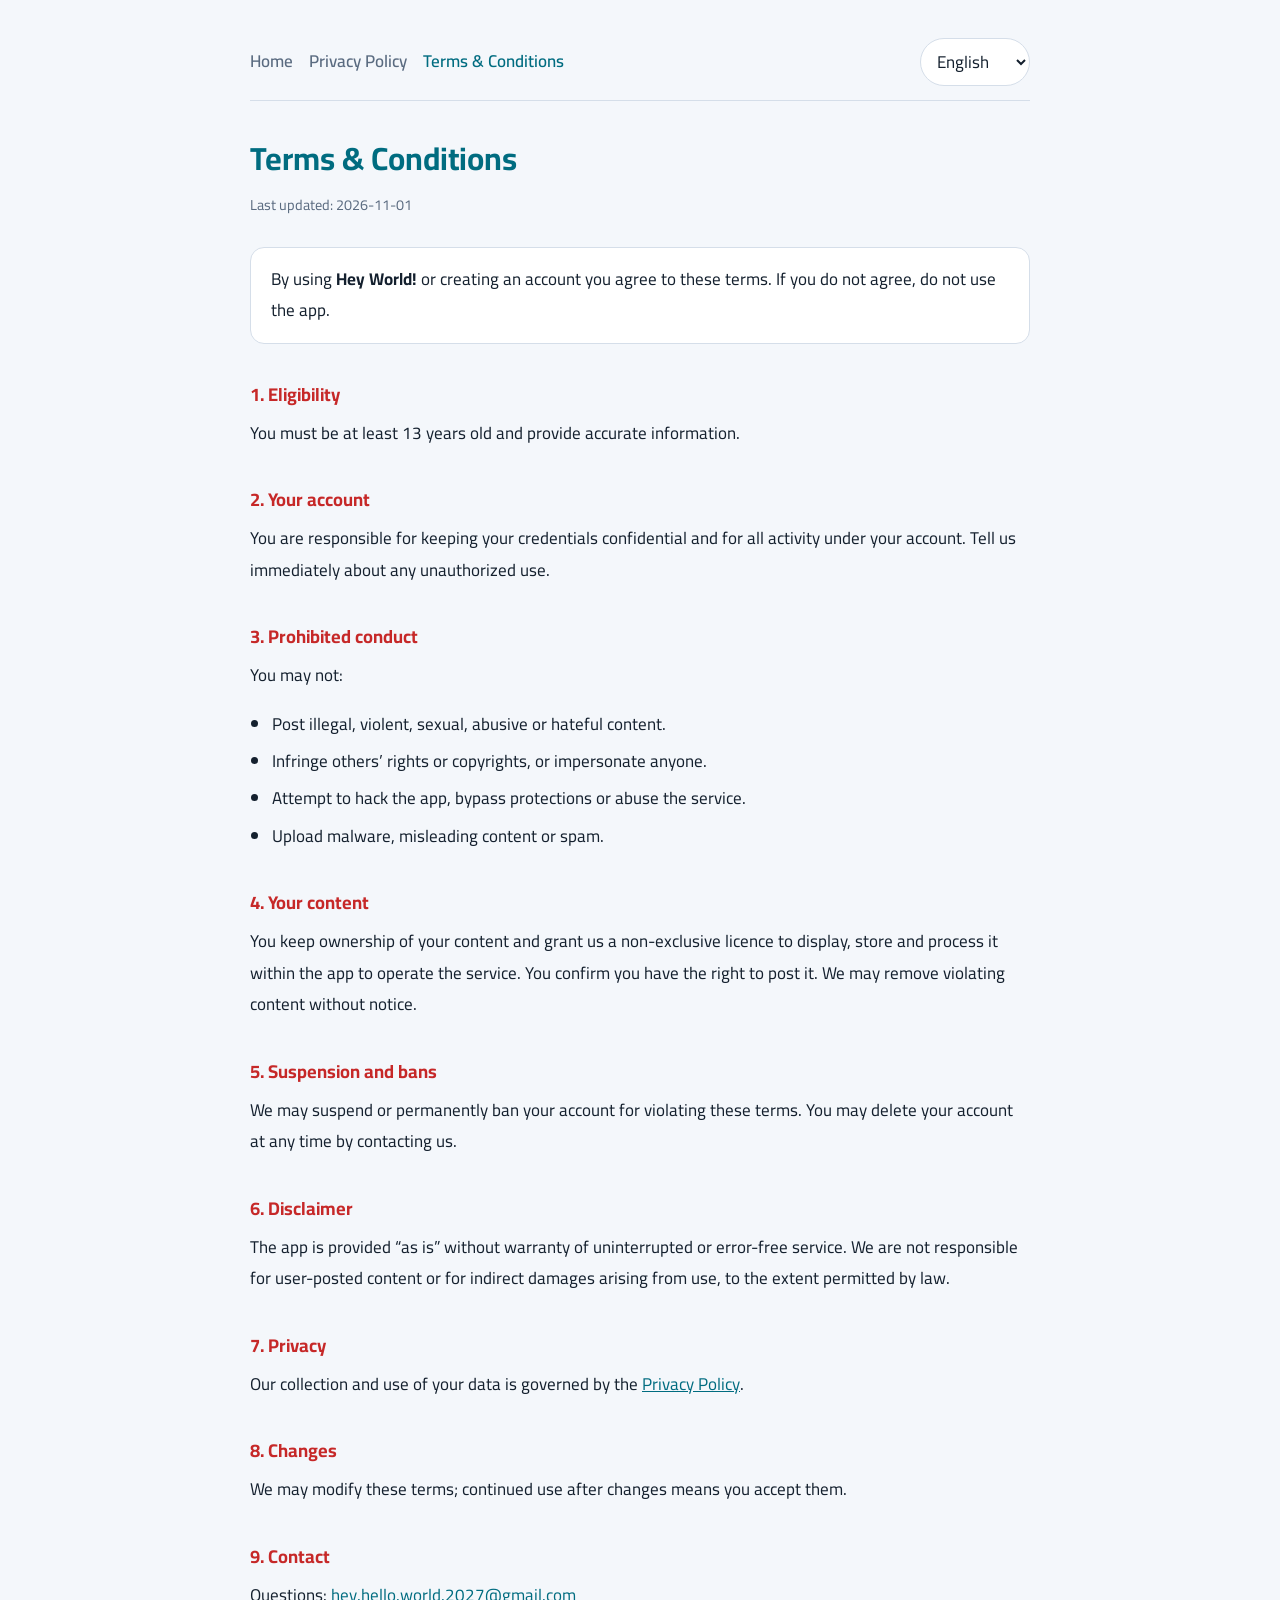
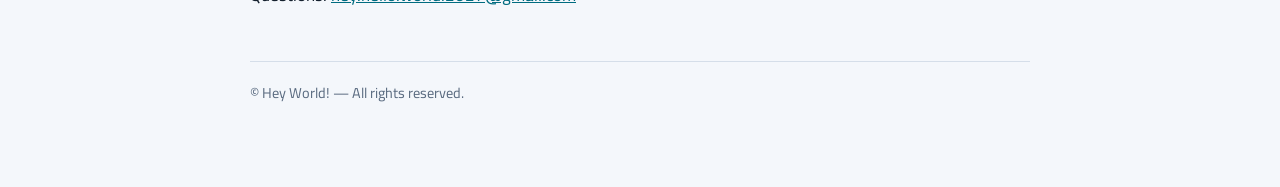
<file: terms.html>
<!DOCTYPE html>
<html lang="ar" dir="rtl" data-lang="ar">
<head>
<meta charset="utf-8">
<meta name="viewport" content="width=device-width,initial-scale=1">
<title>Terms & Conditions | Hey World!</title>
<link rel="preconnect" href="https://fonts.googleapis.com">
<link href="https://fonts.googleapis.com/css2?family=Cairo:wght@400;600;700&display=swap" rel="stylesheet">
<link rel="stylesheet" href="style.css">
<script src="lang.js"></script>
</head>
<body><div class="wrap">
<header class="top">
<nav><a href="index.html" class=""><span data-l="ar">الرئيسية</span><span data-l="en">Home</span><span data-l="ru">Главная</span><span data-l="ur">ہوم</span><span data-l="es">Inicio</span><span data-l="de">Startseite</span><span data-l="fr">Accueil</span><span data-l="tr">Ana Sayfa</span><span data-l="zh">首页</span><span data-l="hi">होम</span></a><a href="privacy.html" class=""><span data-l="ar">سياسة الخصوصية</span><span data-l="en">Privacy Policy</span><span data-l="ru">Политика конфиденциальности</span><span data-l="ur">پرائیویسی پالیسی</span><span data-l="es">Política de privacidad</span><span data-l="de">Datenschutzerklärung</span><span data-l="fr">Politique de confidentialité</span><span data-l="tr">Gizlilik Politikası</span><span data-l="zh">隐私政策</span><span data-l="hi">गोपनीयता नीति</span></a><a href="terms.html" class="on"><span data-l="ar">الشروط والأحكام</span><span data-l="en">Terms &amp; Conditions</span><span data-l="ru">Условия использования</span><span data-l="ur">شرائط و ضوابط</span><span data-l="es">Términos y condiciones</span><span data-l="de">Nutzungsbedingungen</span><span data-l="fr">Conditions générales</span><span data-l="tr">Şartlar ve Koşullar</span><span data-l="zh">条款和条件</span><span data-l="hi">नियम और शर्तें</span></a></nav>
<div class="lang"><select id="langSel" aria-label="Language"><option value="ar">العربية</option><option value="en">English</option><option value="ru">Русский</option><option value="ur">اردو</option><option value="es">Español</option><option value="de">Deutsch</option><option value="fr">Français</option><option value="tr">Türkçe</option><option value="zh">中文</option><option value="hi">हिन्दी</option></select></div>
</header>
<section data-l="ar"><h1>الشروط والأحكام</h1><p class="date">آخر تحديث: 2026-11-01</p><div class="box">باستخدامك تطبيق <b>Hey World!</b> أو إنشاء حساب فيه، فإنك توافق على هذه الشروط. إن لم توافق فلا تستخدم التطبيق.</div><h2>1. الأهلية</h2><p>يجب ألا يقل عمرك عن 13 عاماً، وأن تكون المعلومات التي تقدّمها صحيحة.</p><h2>2. الحساب</h2><p>أنت مسؤول عن سرية بيانات دخولك وعن كل نشاط يتم عبر حسابك. أبلغنا فوراً عن أي استخدام غير مصرّح به.</p><h2>3. السلوك المحظور</h2><p>يُمنع:</p><ul><li>نشر محتوى غير قانوني أو عنيف أو جنسي أو مسيء أو يحرّض على الكراهية.</li><li>انتهاك حقوق الآخرين أو حقوق النشر أو انتحال الشخصية.</li><li>محاولة اختراق التطبيق أو تجاوز الحماية أو إساءة استخدام الخدمة.</li><li>رفع برمجيات ضارة أو محتوى مضلل أو بريد مزعج.</li></ul><h2>4. المحتوى الذي تنشره</h2><p>تحتفظ بملكية محتواك، وتمنحنا ترخيصاً غير حصري لعرضه وتخزينه ومعالجته داخل التطبيق لتشغيل الخدمة. تضمن أن لديك الحق في نشره. يحق لنا إزالة أي محتوى مخالف دون إشعار.</p><h2>5. الإيقاف والحظر</h2><p>يحق لنا تعليق حسابك أو حظره نهائياً عند مخالفة هذه الشروط. ويمكنك حذف حسابك في أي وقت بالتواصل معنا.</p><h2>6. إخلاء المسؤولية</h2><p>يُقدَّم التطبيق «كما هو» دون ضمانات بعدم الانقطاع أو الخلو من الأخطاء. ولا نتحمل مسؤولية المحتوى الذي ينشره المستخدمون، ولا أي أضرار غير مباشرة ناتجة عن الاستخدام، إلى أقصى حد يسمح به القانون.</p><h2>7. الخصوصية</h2><p>يخضع جمع بياناتك واستخدامها لـ <a href="privacy.html">سياسة الخصوصية</a>.</p><h2>8. التعديلات</h2><p>قد نعدّل هذه الشروط، واستمرارك في استخدام التطبيق بعد التعديل يعني قبولك لها.</p><h2>9. التواصل</h2><p>لأي استفسار: <a href="mailto:hey.hello.world.2027@gmail.com">hey.hello.world.2027@gmail.com</a></p></section><section data-l="en"><h1>Terms & Conditions</h1><p class="date">Last updated: 2026-11-01</p><div class="box">By using <b>Hey World!</b> or creating an account you agree to these terms. If you do not agree, do not use the app.</div><h2>1. Eligibility</h2><p>You must be at least 13 years old and provide accurate information.</p><h2>2. Your account</h2><p>You are responsible for keeping your credentials confidential and for all activity under your account. Tell us immediately about any unauthorized use.</p><h2>3. Prohibited conduct</h2><p>You may not:</p><ul><li>Post illegal, violent, sexual, abusive or hateful content.</li><li>Infringe others’ rights or copyrights, or impersonate anyone.</li><li>Attempt to hack the app, bypass protections or abuse the service.</li><li>Upload malware, misleading content or spam.</li></ul><h2>4. Your content</h2><p>You keep ownership of your content and grant us a non-exclusive licence to display, store and process it within the app to operate the service. You confirm you have the right to post it. We may remove violating content without notice.</p><h2>5. Suspension and bans</h2><p>We may suspend or permanently ban your account for violating these terms. You may delete your account at any time by contacting us.</p><h2>6. Disclaimer</h2><p>The app is provided “as is” without warranty of uninterrupted or error-free service. We are not responsible for user-posted content or for indirect damages arising from use, to the extent permitted by law.</p><h2>7. Privacy</h2><p>Our collection and use of your data is governed by the <a href="privacy.html">Privacy Policy</a>.</p><h2>8. Changes</h2><p>We may modify these terms; continued use after changes means you accept them.</p><h2>9. Contact</h2><p>Questions: <a href="mailto:hey.hello.world.2027@gmail.com">hey.hello.world.2027@gmail.com</a></p></section><section data-l="ru"><h1>Условия использования</h1><p class="date">Последнее обновление: 2026-11-01</p><div class="box">Используя <b>Hey World!</b> или создавая аккаунт, вы принимаете эти условия. Если вы не согласны, не используйте приложение.</div><h2>1. Возраст</h2><p>Вам должно быть не менее 13 лет, а предоставляемая информация должна быть достоверной.</p><h2>2. Ваш аккаунт</h2><p>Вы отвечаете за конфиденциальность своих данных для входа и за всю активность в аккаунте. Немедленно сообщайте нам о несанкционированном доступе.</p><h2>3. Запрещённые действия</h2><p>Запрещается:</p><ul><li>Публиковать незаконный, жестокий, сексуальный, оскорбительный контент или разжигающий ненависть.</li><li>Нарушать чужие права и авторские права, выдавать себя за другого.</li><li>Пытаться взломать приложение, обходить защиту или злоупотреблять сервисом.</li><li>Загружать вредоносное ПО, вводящий в заблуждение контент или спам.</li></ul><h2>4. Ваш контент</h2><p>Вы сохраняете права на свой контент и предоставляете нам неисключительную лицензию на его показ, хранение и обработку в приложении для работы сервиса. Вы подтверждаете, что имеете право его публиковать. Мы можем удалять нарушающий контент без уведомления.</p><h2>5. Приостановка и блокировка</h2><p>Мы можем приостановить или навсегда заблокировать аккаунт за нарушение условий. Вы можете удалить аккаунт в любое время, связавшись с нами.</p><h2>6. Отказ от ответственности</h2><p>Приложение предоставляется «как есть» без гарантий бесперебойной и безошибочной работы. Мы не отвечаем за контент пользователей и косвенный ущерб в пределах, допустимых законом.</p><h2>7. Конфиденциальность</h2><p>Сбор и использование ваших данных регулируются документом <a href="privacy.html">Политика конфиденциальности</a>.</p><h2>8. Изменения</h2><p>Мы можем изменять эти условия; продолжение использования означает ваше согласие.</p><h2>9. Контакты</h2><p>Вопросы: <a href="mailto:hey.hello.world.2027@gmail.com">hey.hello.world.2027@gmail.com</a></p></section><section data-l="ur"><h1>شرائط و ضوابط</h1><p class="date">آخری اپ ڈیٹ: 2026-11-01</p><div class="box"><b>Hey World!</b> استعمال کرنے یا اکاؤنٹ بنانے سے آپ ان شرائط سے اتفاق کرتے ہیں۔ اگر آپ متفق نہیں تو ایپ استعمال نہ کریں۔</div><h2>1. اہلیت</h2><p>آپ کی عمر کم از کم 13 سال ہونی چاہیے اور فراہم کردہ معلومات درست ہوں۔</p><h2>2. آپ کا اکاؤنٹ</h2><p>لاگ ان معلومات کو خفیہ رکھنا اور اکاؤنٹ کی تمام سرگرمی آپ کی ذمہ داری ہے۔ کسی غیر مجاز استعمال کی فوراً اطلاع دیں۔</p><h2>3. ممنوعہ رویہ</h2><p>آپ کو یہ کرنے کی اجازت نہیں:</p><ul><li>غیر قانونی، متشدد، فحش، توہین آمیز یا نفرت انگیز مواد شائع کرنا۔</li><li>دوسروں کے حقوق یا کاپی رائٹ کی خلاف ورزی یا کسی کی نقالی کرنا۔</li><li>ایپ ہیک کرنے، حفاظتی نظام توڑنے یا سروس کا غلط استعمال کرنے کی کوشش۔</li><li>نقصان دہ سافٹ ویئر، گمراہ کن مواد یا سپیم اپ لوڈ کرنا۔</li></ul><h2>4. آپ کا مواد</h2><p>آپ اپنے مواد کے مالک رہتے ہیں اور ہمیں سروس چلانے کے لیے اسے ایپ میں دکھانے، محفوظ کرنے اور پروسیس کرنے کا غیر خصوصی لائسنس دیتے ہیں۔ آپ تصدیق کرتے ہیں کہ اسے شائع کرنے کا حق آپ کے پاس ہے۔ ہم خلاف ورزی کرنے والا مواد بغیر اطلاع ہٹا سکتے ہیں۔</p><h2>5. معطلی اور پابندی</h2><p>شرائط کی خلاف ورزی پر ہم آپ کا اکاؤنٹ معطل یا مستقل بند کر سکتے ہیں۔ آپ ہم سے رابطہ کر کے کسی بھی وقت اکاؤنٹ حذف کروا سکتے ہیں۔</p><h2>6. دستبرداری</h2><p>ایپ «جیسی ہے» کی بنیاد پر فراہم کی جاتی ہے، بلا تعطل یا بلا خرابی چلنے کی کوئی ضمانت نہیں۔ قانون کی اجازت کی حد تک ہم صارفین کے شائع کردہ مواد یا بالواسطہ نقصانات کے ذمہ دار نہیں۔</p><h2>7. پرائیویسی</h2><p>آپ کے ڈیٹا کا جمع اور استعمال <a href="privacy.html">پرائیویسی پالیسی</a> کے تحت ہے۔</p><h2>8. تبدیلیاں</h2><p>ہم ان شرائط میں ترمیم کر سکتے ہیں؛ تبدیلی کے بعد استعمال جاری رکھنے کا مطلب قبولیت ہے۔</p><h2>9. رابطہ</h2><p>سوالات کے لیے: <a href="mailto:hey.hello.world.2027@gmail.com">hey.hello.world.2027@gmail.com</a></p></section><section data-l="es"><h1>Términos y condiciones</h1><p class="date">Última actualización: 2026-11-01</p><div class="box">Al usar <b>Hey World!</b> o crear una cuenta, aceptas estos términos. Si no estás de acuerdo, no uses la aplicación.</div><h2>1. Elegibilidad</h2><p>Debes tener al menos 13 años y proporcionar información veraz.</p><h2>2. Tu cuenta</h2><p>Eres responsable de mantener la confidencialidad de tus credenciales y de toda la actividad de tu cuenta. Avísanos de inmediato de cualquier uso no autorizado.</p><h2>3. Conducta prohibida</h2><p>No puedes:</p><ul><li>Publicar contenido ilegal, violento, sexual, abusivo o que incite al odio.</li><li>Infringir derechos de terceros o derechos de autor, ni suplantar a nadie.</li><li>Intentar hackear la aplicación, eludir protecciones o abusar del servicio.</li><li>Subir malware, contenido engañoso o spam.</li></ul><h2>4. Tu contenido</h2><p>Conservas la propiedad de tu contenido y nos concedes una licencia no exclusiva para mostrarlo, almacenarlo y procesarlo en la aplicación para prestar el servicio. Confirmas que tienes derecho a publicarlo. Podemos eliminar contenido infractor sin previo aviso.</p><h2>5. Suspensión y bloqueo</h2><p>Podemos suspender o bloquear permanentemente tu cuenta si incumples estos términos. Puedes eliminar tu cuenta en cualquier momento contactándonos.</p><h2>6. Exención de responsabilidad</h2><p>La aplicación se ofrece «tal cual», sin garantía de funcionamiento ininterrumpido o sin errores. No somos responsables del contenido publicado por los usuarios ni de daños indirectos, en la medida permitida por la ley.</p><h2>7. Privacidad</h2><p>La recopilación y el uso de tus datos se rigen por la <a href="privacy.html">Política de privacidad</a>.</p><h2>8. Cambios</h2><p>Podemos modificar estos términos; seguir usando la aplicación implica que los aceptas.</p><h2>9. Contacto</h2><p>Consultas: <a href="mailto:hey.hello.world.2027@gmail.com">hey.hello.world.2027@gmail.com</a></p></section><section data-l="de"><h1>Nutzungsbedingungen</h1><p class="date">Zuletzt aktualisiert: 2026-11-01</p><div class="box">Mit der Nutzung von <b>Hey World!</b> oder der Erstellung eines Kontos stimmen Sie diesen Bedingungen zu. Wenn Sie nicht einverstanden sind, nutzen Sie die App nicht.</div><h2>1. Teilnahmevoraussetzung</h2><p>Sie müssen mindestens 13 Jahre alt sein und richtige Angaben machen.</p><h2>2. Ihr Konto</h2><p>Sie sind für die Vertraulichkeit Ihrer Zugangsdaten und alle Aktivitäten in Ihrem Konto verantwortlich. Melden Sie uns unbefugte Nutzung sofort.</p><h2>3. Verbotenes Verhalten</h2><p>Es ist untersagt:</p><ul><li>Illegale, gewalttätige, sexuelle, beleidigende oder hasserfüllte Inhalte zu veröffentlichen.</li><li>Rechte oder Urheberrechte anderer zu verletzen oder sich als jemand anderes auszugeben.</li><li>Die App zu hacken, Schutzmaßnahmen zu umgehen oder den Dienst zu missbrauchen.</li><li>Schadsoftware, irreführende Inhalte oder Spam hochzuladen.</li></ul><h2>4. Ihre Inhalte</h2><p>Sie behalten das Eigentum an Ihren Inhalten und gewähren uns eine nicht exklusive Lizenz, sie zum Betrieb des Dienstes in der App anzuzeigen, zu speichern und zu verarbeiten. Sie bestätigen, dass Sie zur Veröffentlichung berechtigt sind. Verstoßende Inhalte können wir ohne Vorankündigung entfernen.</p><h2>5. Sperrung und Ausschluss</h2><p>Bei Verstößen gegen diese Bedingungen können wir Ihr Konto sperren oder dauerhaft ausschließen. Sie können Ihr Konto jederzeit durch Kontaktaufnahme löschen lassen.</p><h2>6. Haftungsausschluss</h2><p>Die App wird „wie besehen“ bereitgestellt, ohne Gewähr für unterbrechungs- oder fehlerfreien Betrieb. Wir haften im gesetzlich zulässigen Umfang nicht für Nutzerinhalte oder mittelbare Schäden.</p><h2>7. Datenschutz</h2><p>Erhebung und Nutzung Ihrer Daten richten sich nach der <a href="privacy.html">Datenschutzerklärung</a>.</p><h2>8. Änderungen</h2><p>Wir können diese Bedingungen ändern; die weitere Nutzung bedeutet Ihre Zustimmung.</p><h2>9. Kontakt</h2><p>Fragen: <a href="mailto:hey.hello.world.2027@gmail.com">hey.hello.world.2027@gmail.com</a></p></section><section data-l="fr"><h1>Conditions générales</h1><p class="date">Dernière mise à jour: 2026-11-01</p><div class="box">En utilisant <b>Hey World!</b> ou en créant un compte, vous acceptez ces conditions. Si vous n'êtes pas d'accord, n'utilisez pas l'application.</div><h2>1. Éligibilité</h2><p>Vous devez avoir au moins 13 ans et fournir des informations exactes.</p><h2>2. Votre compte</h2><p>Vous êtes responsable de la confidentialité de vos identifiants et de toute activité sur votre compte. Signalez-nous immédiatement toute utilisation non autorisée.</p><h2>3. Conduite interdite</h2><p>Il est interdit de :</p><ul><li>Publier du contenu illégal, violent, sexuel, injurieux ou haineux.</li><li>Porter atteinte aux droits d'autrui ou au droit d'auteur, ou usurper une identité.</li><li>Tenter de pirater l'application, contourner les protections ou abuser du service.</li><li>Téléverser des logiciels malveillants, du contenu trompeur ou du spam.</li></ul><h2>4. Votre contenu</h2><p>Vous restez propriétaire de votre contenu et nous accordez une licence non exclusive pour l'afficher, le stocker et le traiter dans l'application afin de fournir le service. Vous confirmez avoir le droit de le publier. Nous pouvons supprimer tout contenu non conforme sans préavis.</p><h2>5. Suspension et bannissement</h2><p>Nous pouvons suspendre ou bannir définitivement votre compte en cas de violation de ces conditions. Vous pouvez supprimer votre compte à tout moment en nous contactant.</p><h2>6. Clause de non-responsabilité</h2><p>L'application est fournie « telle quelle », sans garantie de fonctionnement ininterrompu ou sans erreur. Nous ne sommes pas responsables du contenu publié par les utilisateurs ni des dommages indirects, dans les limites permises par la loi.</p><h2>7. Confidentialité</h2><p>La collecte et l'utilisation de vos données sont régies par la <a href="privacy.html">Politique de confidentialité</a>.</p><h2>8. Modifications</h2><p>Nous pouvons modifier ces conditions ; continuer à utiliser l'application vaut acceptation.</p><h2>9. Contact</h2><p>Questions : <a href="mailto:hey.hello.world.2027@gmail.com">hey.hello.world.2027@gmail.com</a></p></section><section data-l="tr"><h1>Şartlar ve Koşullar</h1><p class="date">Son güncelleme: 2026-11-01</p><div class="box"><b>Hey World!</b> uygulamasını kullanarak veya hesap oluşturarak bu şartları kabul edersiniz. Kabul etmiyorsanız uygulamayı kullanmayın.</div><h2>1. Uygunluk</h2><p>En az 13 yaşında olmalı ve doğru bilgi vermelisiniz.</p><h2>2. Hesabınız</h2><p>Giriş bilgilerinizin gizliliğinden ve hesabınızdaki tüm faaliyetlerden siz sorumlusunuz. Yetkisiz kullanımı derhal bize bildirin.</p><h2>3. Yasaklı davranışlar</h2><p>Şunları yapamazsınız:</p><ul><li>Yasa dışı, şiddet içeren, cinsel, taciz edici veya nefret içerikli paylaşım yapmak.</li><li>Başkalarının haklarını veya telif haklarını ihlal etmek ya da kimliğe bürünmek.</li><li>Uygulamayı hacklemeye, korumaları aşmaya veya hizmeti kötüye kullanmaya çalışmak.</li><li>Kötü amaçlı yazılım, yanıltıcı içerik veya spam yüklemek.</li></ul><h2>4. İçeriğiniz</h2><p>İçeriğinizin mülkiyeti sizde kalır; hizmeti sunmak için uygulama içinde görüntülememiz, saklamamız ve işlememiz amacıyla bize münhasır olmayan bir lisans verirsiniz. Yayınlama hakkınız olduğunu onaylarsınız. İhlal eden içeriği bildirimsiz kaldırabiliriz.</p><h2>5. Askıya alma ve yasaklama</h2><p>Bu şartları ihlal etmeniz halinde hesabınızı askıya alabilir veya kalıcı olarak yasaklayabiliriz. Hesabınızı istediğiniz zaman bizimle iletişime geçerek silebilirsiniz.</p><h2>6. Sorumluluk reddi</h2><p>Uygulama “olduğu gibi” sunulur; kesintisiz veya hatasız çalışma garantisi verilmez. Yasaların izin verdiği ölçüde, kullanıcı içeriklerinden veya dolaylı zararlardan sorumlu değiliz.</p><h2>7. Gizlilik</h2><p>Verilerinizin toplanması ve kullanımı <a href="privacy.html">Gizlilik Politikası</a> kapsamındadır.</p><h2>8. Değişiklikler</h2><p>Bu şartları değiştirebiliriz; değişiklikten sonra kullanmaya devam etmeniz kabul anlamına gelir.</p><h2>9. İletişim</h2><p>Sorularınız için: <a href="mailto:hey.hello.world.2027@gmail.com">hey.hello.world.2027@gmail.com</a></p></section><section data-l="zh"><h1>条款和条件</h1><p class="date">最后更新: 2026-11-01</p><div class="box">使用 <b>Hey World!</b> 或创建账号即表示您同意这些条款。如不同意，请勿使用本应用。</div><h2>1. 使用资格</h2><p>您必须年满 13 岁，并提供真实的信息。</p><h2>2. 您的账号</h2><p>您有责任保管好登录凭据，并对账号下的所有活动负责。如发现未经授权的使用，请立即告知我们。</p><h2>3. 禁止行为</h2><p>您不得：</p><ul><li>发布违法、暴力、色情、辱骂或仇恨内容。</li><li>侵犯他人权利或版权，或冒充他人。</li><li>试图入侵应用、绕过保护措施或滥用服务。</li><li>上传恶意软件、误导性内容或垃圾信息。</li></ul><h2>4. 您的内容</h2><p>您保留内容的所有权，并授予我们非独占许可，以便在应用内展示、存储和处理该内容来提供服务。您确认有权发布该内容。我们可在不通知的情况下删除违规内容。</p><h2>5. 暂停与封禁</h2><p>如违反本条款，我们可暂停或永久封禁您的账号。您可随时联系我们删除账号。</p><h2>6. 免责声明</h2><p>本应用按“现状”提供，不保证不间断或无错误。在法律允许的范围内，我们对用户发布的内容及间接损失不承担责任。</p><h2>7. 隐私</h2><p>您的数据的收集和使用受<a href="privacy.html">隐私政策</a>约束。</p><h2>8. 条款变更</h2><p>我们可能修改这些条款；变更后继续使用即表示您接受。</p><h2>9. 联系我们</h2><p>如有疑问：<a href="mailto:hey.hello.world.2027@gmail.com">hey.hello.world.2027@gmail.com</a></p></section><section data-l="hi"><h1>नियम और शर्तें</h1><p class="date">अंतिम अपडेट: 2026-11-01</p><div class="box"><b>Hey World!</b> का उपयोग करके या खाता बनाकर आप इन शर्तों से सहमत होते हैं। यदि आप सहमत नहीं हैं, तो ऐप का उपयोग न करें।</div><h2>1. पात्रता</h2><p>आपकी आयु कम से कम 13 वर्ष होनी चाहिए और आपकी दी गई जानकारी सही होनी चाहिए।</p><h2>2. आपका खाता</h2><p>अपने लॉगिन विवरण को गोपनीय रखने और अपने खाते की सभी गतिविधियों के लिए आप जिम्मेदार हैं। किसी भी अनधिकृत उपयोग की तुरंत सूचना दें।</p><h2>3. निषिद्ध व्यवहार</h2><p>आप ये नहीं कर सकते:</p><ul><li>अवैध, हिंसक, यौन, अपमानजनक या घृणास्पद सामग्री पोस्ट करना।</li><li>दूसरों के अधिकारों या कॉपीराइट का उल्लंघन करना या किसी का रूप धारण करना।</li><li>ऐप को हैक करने, सुरक्षा को दरकिनार करने या सेवा का दुरुपयोग करने का प्रयास।</li><li>मैलवेयर, भ्रामक सामग्री या स्पैम अपलोड करना।</li></ul><h2>4. आपकी सामग्री</h2><p>आपकी सामग्री का स्वामित्व आपके पास रहता है, और सेवा चलाने के लिए ऐप में उसे दिखाने, सहेजने और प्रोसेस करने हेतु आप हमें गैर-अनन्य लाइसेंस देते हैं। आप पुष्टि करते हैं कि उसे प्रकाशित करने का अधिकार आपके पास है। हम उल्लंघन करने वाली सामग्री बिना सूचना हटा सकते हैं।</p><h2>5. निलंबन और प्रतिबंध</h2><p>इन शर्तों के उल्लंघन पर हम आपका खाता निलंबित या स्थायी रूप से प्रतिबंधित कर सकते हैं। आप हमसे संपर्क करके कभी भी अपना खाता हटा सकते हैं।</p><h2>6. अस्वीकरण</h2><p>ऐप “जैसा है” के आधार पर दिया जाता है; बिना रुकावट या त्रुटि-रहित चलने की कोई गारंटी नहीं है। कानून द्वारा अनुमत सीमा तक, हम उपयोगकर्ताओं की सामग्री या अप्रत्यक्ष नुकसान के लिए जिम्मेदार नहीं हैं।</p><h2>7. गोपनीयता</h2><p>आपके डेटा का संग्रह और उपयोग <a href="privacy.html">गोपनीयता नीति</a> के अधीन है।</p><h2>8. बदलाव</h2><p>हम इन शर्तों में बदलाव कर सकते हैं; बदलाव के बाद उपयोग जारी रखने का अर्थ है कि आप इन्हें स्वीकार करते हैं।</p><h2>9. संपर्क</h2><p>प्रश्नों के लिए: <a href="mailto:hey.hello.world.2027@gmail.com">hey.hello.world.2027@gmail.com</a></p></section>
<footer><span data-l="ar">© Hey World! — جميع الحقوق محفوظة.</span><span data-l="en">© Hey World! — All rights reserved.</span><span data-l="ru">© Hey World! — Все права защищены.</span><span data-l="ur">© Hey World! — جملہ حقوق محفوظ ہیں۔</span><span data-l="es">© Hey World! — Todos los derechos reservados.</span><span data-l="de">© Hey World! — Alle Rechte vorbehalten.</span><span data-l="fr">© Hey World! — Tous droits réservés.</span><span data-l="tr">© Hey World! — Tüm hakları saklıdır.</span><span data-l="zh">© Hey World! — 保留所有权利。</span><span data-l="hi">© Hey World! — सर्वाधिकार सुरक्षित।</span></footer>
</div></body></html>
</file>
<file: style.css>
:root{--bg:#0D1B2A;--card:#1B263B;--text:#E6EDF5;--muted:#9FB0C3;--accent:#00E5FF;--red:#FF5252;--line:#2A3A55}
@media (prefers-color-scheme:light){:root{--bg:#F4F7FB;--card:#fff;--text:#14202E;--muted:#5A6B80;--accent:#006C80;--red:#C62828;--line:#D5DEE9}}
*{box-sizing:border-box}
html{scroll-behavior:smooth}
body{margin:0;background:var(--bg);color:var(--text);font-family:'Cairo','Segoe UI','Noto Sans SC','PingFang SC','Microsoft YaHei','Noto Sans Devanagari','Nirmala UI',Tahoma,Arial,sans-serif;line-height:1.85;font-size:17px}
.wrap{max-width:820px;margin:0 auto;padding:24px 20px 80px}
header.top{display:flex;justify-content:space-between;align-items:center;gap:12px;flex-wrap:wrap;padding:14px 0;border-bottom:1px solid var(--line);margin-bottom:28px}
header.top nav a{color:var(--muted);text-decoration:none;margin-inline-end:16px;font-weight:600}
header.top nav a:hover,header.top nav a.on{color:var(--accent)}
.lang button{background:var(--card);color:var(--text);border:1px solid var(--line);padding:6px 14px;border-radius:999px;font:inherit;cursor:pointer}
.lang button.on{border-color:var(--accent);color:var(--accent)}
h1{font-size:2rem;margin:0 0 4px;color:var(--accent)}
.date{color:var(--muted);margin:0 0 28px;font-size:.9rem}
h2{font-size:1.15rem;margin:34px 0 6px;color:var(--red)}
p,li{margin:6px 0}
ul{padding-inline-start:22px}
.box{background:var(--card);border:1px solid var(--line);border-radius:14px;padding:16px 20px;margin:20px 0}
a{color:var(--accent)}
footer{margin-top:50px;padding-top:18px;border-top:1px solid var(--line);color:var(--muted);font-size:.9rem}
.cards{display:grid;gap:14px;margin-top:24px}
.cards a{display:block;background:var(--card);border:1px solid var(--line);border-radius:14px;padding:18px 20px;text-decoration:none;color:var(--text)}
.cards a:hover{border-color:var(--accent)}
.cards b{color:var(--accent);display:block;font-size:1.1rem}
[data-l]{display:none}
html[data-lang="ar"] [data-l="ar"],html[data-lang="en"] [data-l="en"],html[data-lang="ru"] [data-l="ru"],html[data-lang="ur"] [data-l="ur"],html[data-lang="es"] [data-l="es"],html[data-lang="de"] [data-l="de"],html[data-lang="fr"] [data-l="fr"],html[data-lang="tr"] [data-l="tr"],html[data-lang="zh"] [data-l="zh"],html[data-lang="hi"] [data-l="hi"]{display:revert}
section[data-l]{display:none}
html[data-lang="ar"] section[data-l="ar"],html[data-lang="en"] section[data-l="en"],html[data-lang="ru"] section[data-l="ru"],html[data-lang="ur"] section[data-l="ur"],html[data-lang="es"] section[data-l="es"],html[data-lang="de"] section[data-l="de"],html[data-lang="fr"] section[data-l="fr"],html[data-lang="tr"] section[data-l="tr"],html[data-lang="zh"] section[data-l="zh"],html[data-lang="hi"] section[data-l="hi"]{display:block}
.lang select{background:var(--card);color:var(--text);border:1px solid var(--line);padding:6px 12px;border-radius:999px;font:inherit}
</file>
